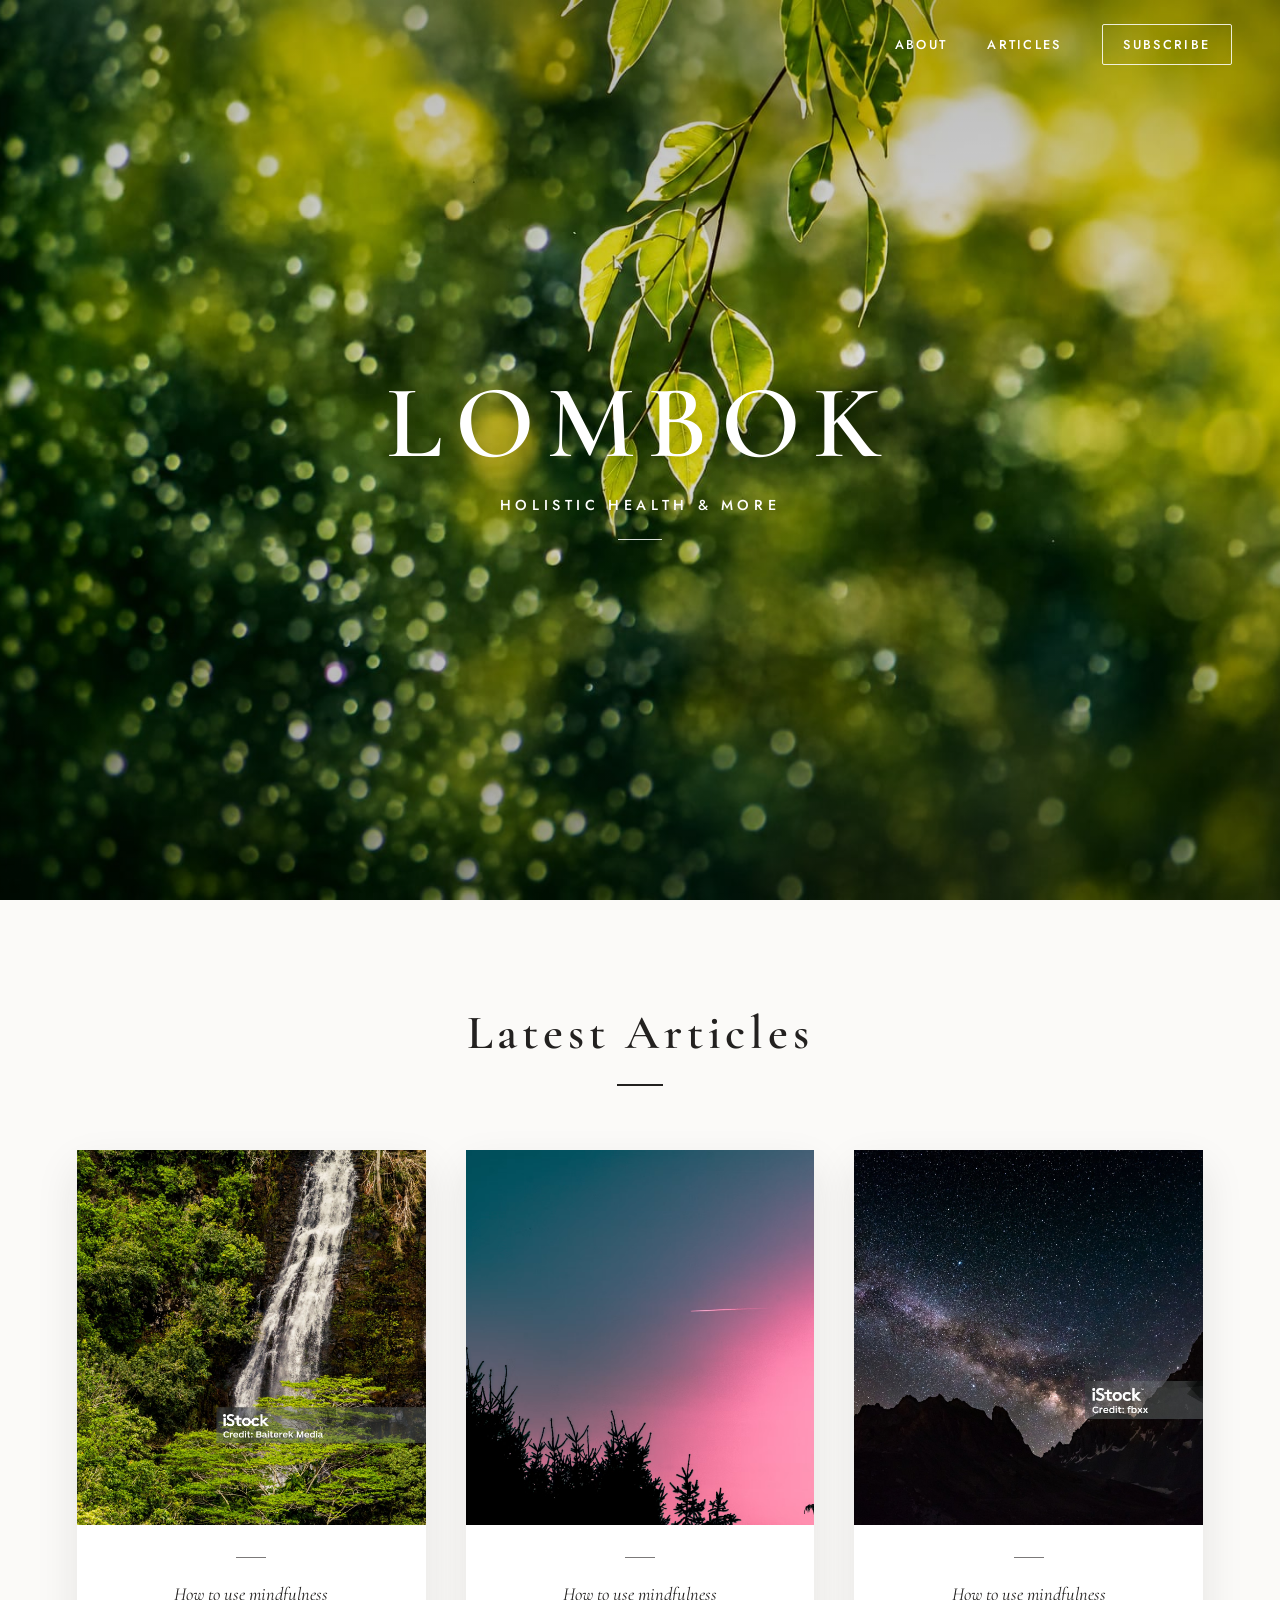
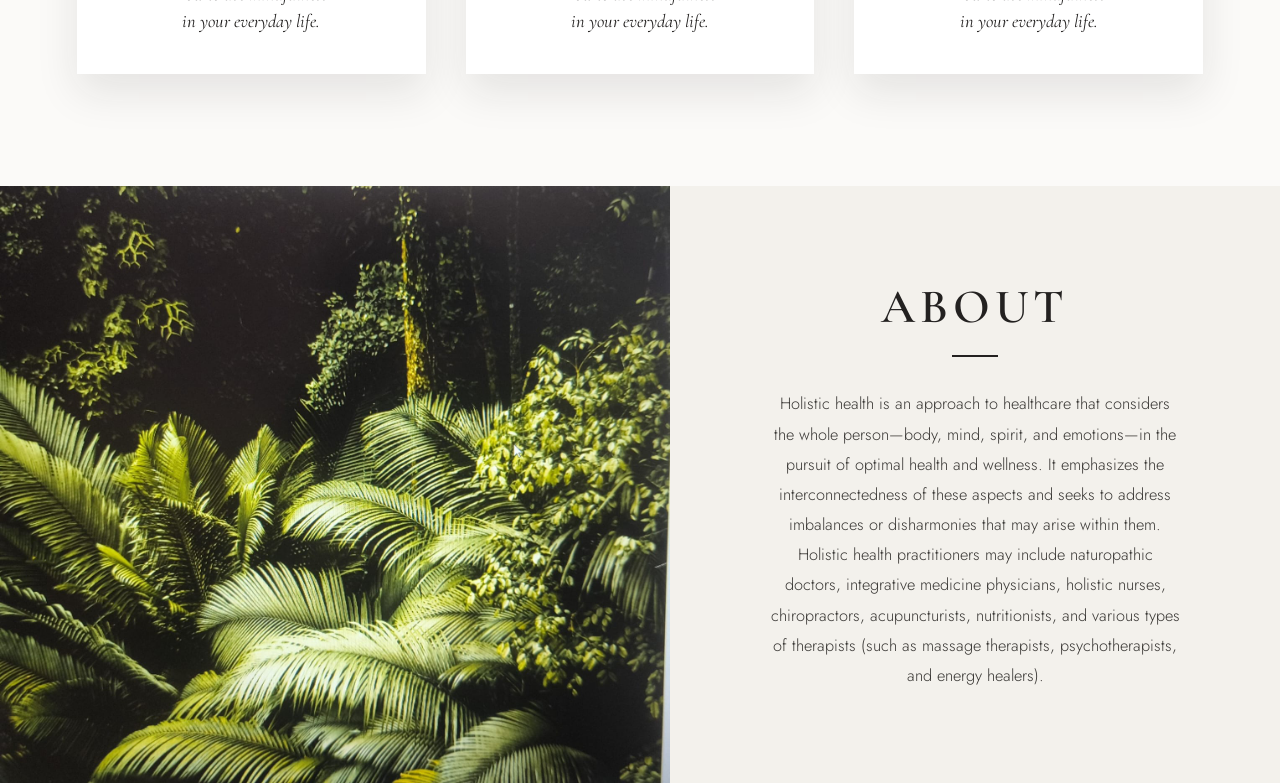
<file: Assignment5/index.html>
<!DOCTYPE html>
<html lang="en">
<head>
<meta charset="UTF-8">
<meta name="viewport" content="width=device-width, initial-scale=1.0">
<title>Lombok — Holistic Health & More</title>
<link rel="preconnect" href="https://fonts.googleapis.com">
<link href="https://fonts.googleapis.com/css2?family=Cormorant+Garamond:ital,wght@0,400;0,500;0,600;1,400&family=Jost:wght@300;400;500;600&display=swap" rel="stylesheet">
<link rel="stylesheet" href="style.css">
</head>
<body>

<header class="site-header">
  <nav class="navbar">
    <div class="nav-spacer"></div>
    <ul class="nav-links">
      <li><a href="#about">ABOUT</a></li>
      <li><a href="#articles">ARTICLES</a></li>
      <li><a href="#subscribe" class="nav-cta">SUBSCRIBE</a></li>
    </ul>
  </nav>

  <div class="hero" id="home">
    <img src="leaf.jpeg" alt="Sunlit green leaves" class="hero-bg">
    <div class="hero-overlay"></div>
    <div class="hero-content">
      <h1>LOMBOK</h1>
      <p class="hero-sub">HOLISTIC HEALTH &amp; MORE</p>
      <span class="hero-rule"></span>
    </div>
  </div>
</header>

<main>
  <section class="articles" id="articles">
    <h2 class="section-title">Latest Articles</h2>
    <span class="title-rule"></span>

    <div class="card-grid">
      <article class="card">
        <div class="card-image">
          <img src="waterfall.jpg" alt="Waterfall in a green rainforest">
        </div>
        <div class="card-body">
          <span class="card-rule"></span>
          <p>How to use mindfulness<br>in your everyday life.</p>
        </div>
      </article>

      <article class="card">
        <div class="card-image">
          <img src="pinksky.avif" alt="Forest silhouette against a pink sunset sky">
        </div>
        <div class="card-body">
          <span class="card-rule"></span>
          <p>How to use mindfulness<br>in your everyday life.</p>
        </div>
      </article>

      <article class="card">
        <div class="card-image">
          <img src="starry.jpg" alt="Snow-capped mountain beneath a starry night sky">
        </div>
        <div class="card-body">
          <span class="card-rule"></span>
          <p>How to use mindfulness<br>in your everyday life.</p>
        </div>
      </article>
    </div>
  </section>

  <section class="about" id="about">
    <div class="about-image">
      <img src="fern.jpeg" alt="Sunlit tropical ferns and palm leaves">
    </div>
    <div class="about-text">
      <h2>ABOUT</h2>
      <span class="title-rule center"></span>
      <p>
        Holistic health is an approach to healthcare that considers the
        whole person&mdash;body, mind, spirit, and emotions&mdash;in the pursuit of
        optimal health and wellness. It emphasizes the interconnectedness
        of these aspects and seeks to address imbalances or disharmonies
        that may arise within them. Holistic health practitioners may include
        naturopathic doctors, integrative medicine physicians, holistic
        nurses, chiropractors, acupuncturists, nutritionists, and various
        types of therapists (such as massage therapists, psychotherapists,
        and energy healers).
      </p>
    </div>
  </section>
</file>
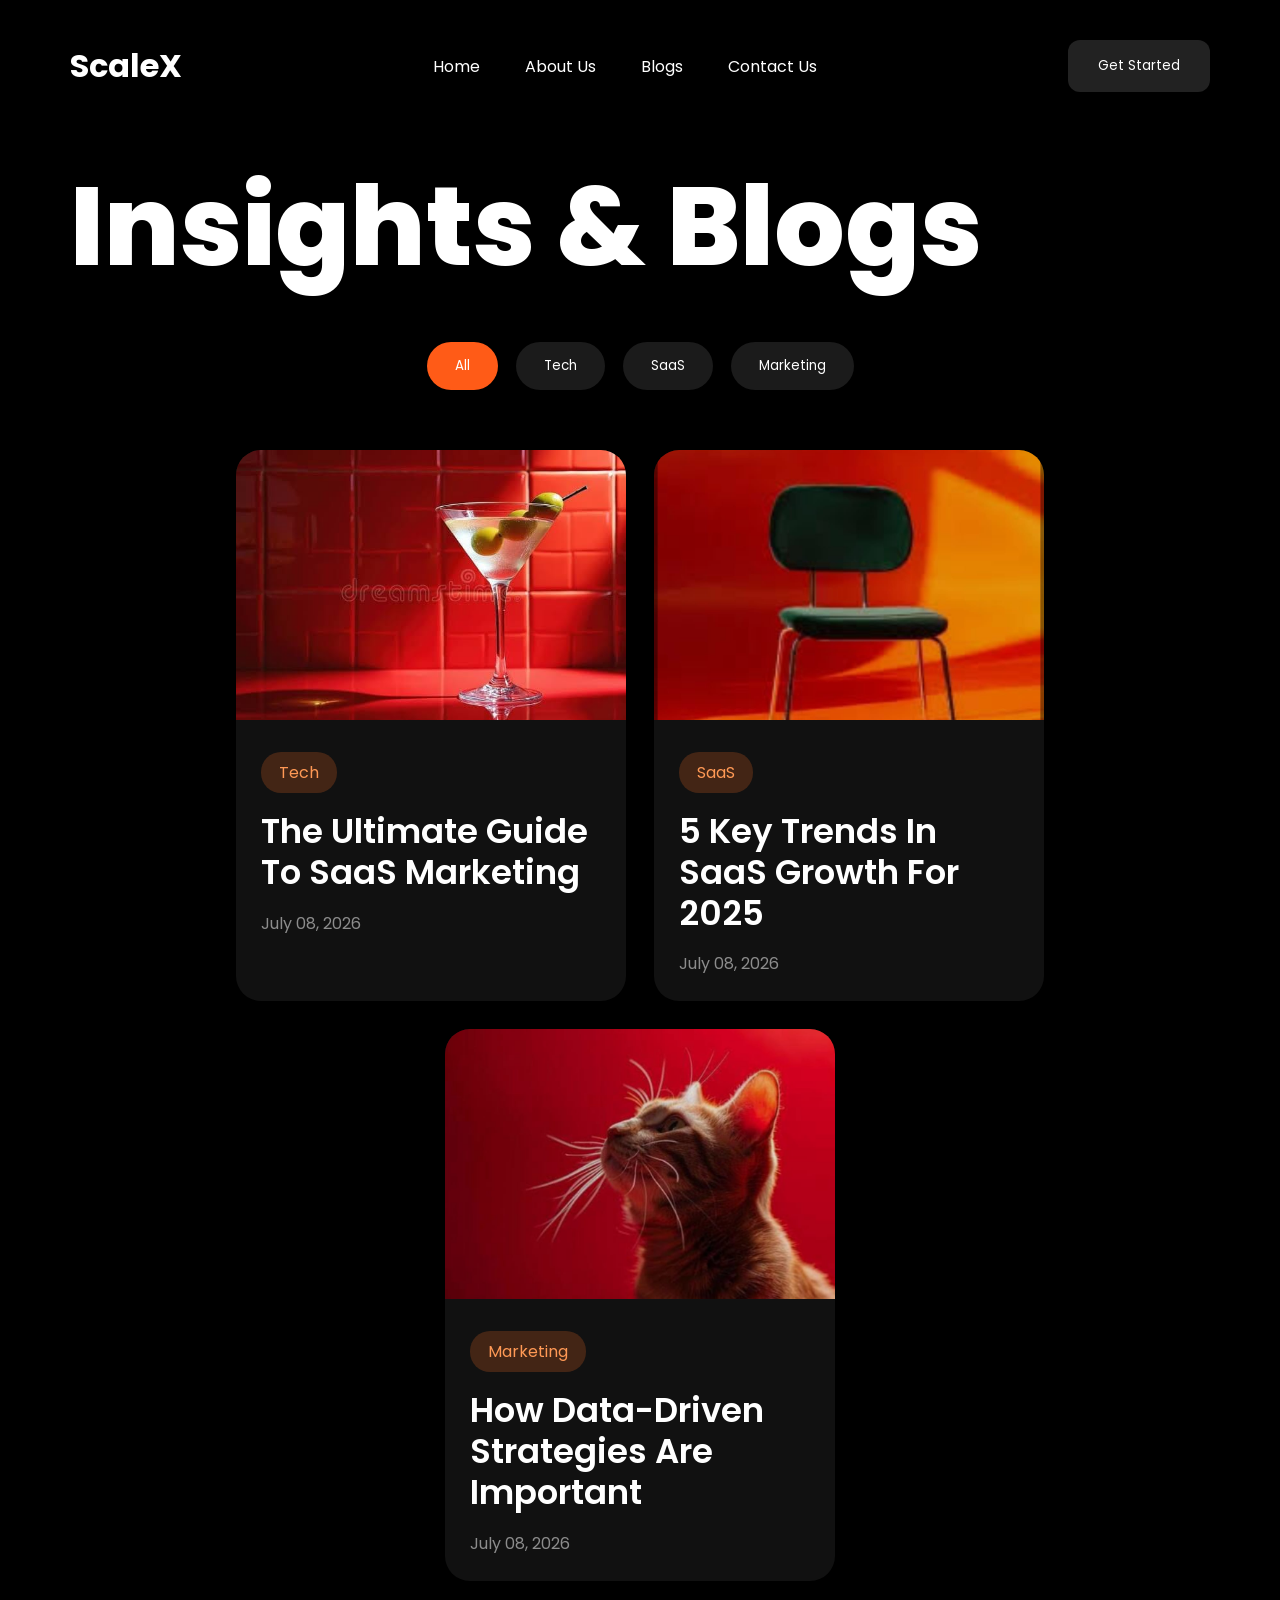
<file: Assignment2/Assignement2_design1/index.html>
<!DOCTYPE html>
<html lang="en">
<head>
    <meta charset="UTF-8">
    <meta name="viewport" content="width=device-width, initial-scale=1.0">
    <title>ScaleX Blog</title>

    <link rel="stylesheet" href="style.css">

    <link rel="preconnect" href="https://fonts.googleapis.com">
    <link href="https://fonts.googleapis.com/css2?family=Poppins:wght@300;400;500;600;700;800&display=swap" rel="stylesheet">

</head>
<body>

    <nav>

        <div class="logo">
            ScaleX
        </div>

        <ul>

            <li>Home</li>
            <li>About Us</li>
            <li>Blogs</li>
            <li>Contact Us</li>

        </ul>

        <button>Get Started</button>

    </nav>


    <section class="hero">

        <h1>Insights & Blogs</h1>

    </section>


    <div class="categories">

        <button class="active">All</button>
        <button>Tech</button>
        <button>SaaS</button>
        <button>Marketing</button>

    </div>



    <section class="blogs">


        <div class="card">

            <img src="lime.png.jpeg" alt="">

            <div class="content">

                <span class="tag">Tech</span>

                <h2>The Ultimate Guide To SaaS Marketing</h2>

                <p>July 08, 2026</p>

            </div>

        </div>



        <div class="card">

            <img src="chair.png.jpeg" alt="">

            <div class="content">

                <span class="tag">SaaS</span>

                <h2>5 Key Trends In SaaS Growth For 2025</h2>

                <p>July 08, 2026</p>

            </div>

        </div>



        <div class="card">

            <img src="cat.png.jpeg" alt="">

            <div class="content">

                <span class="tag">Marketing</span>

                <h2>How Data-Driven Strategies Are Important</h2>

                <p>July 08, 2026</p>

            </div>

        </div>


    </section>

</body>
</html>
</file>
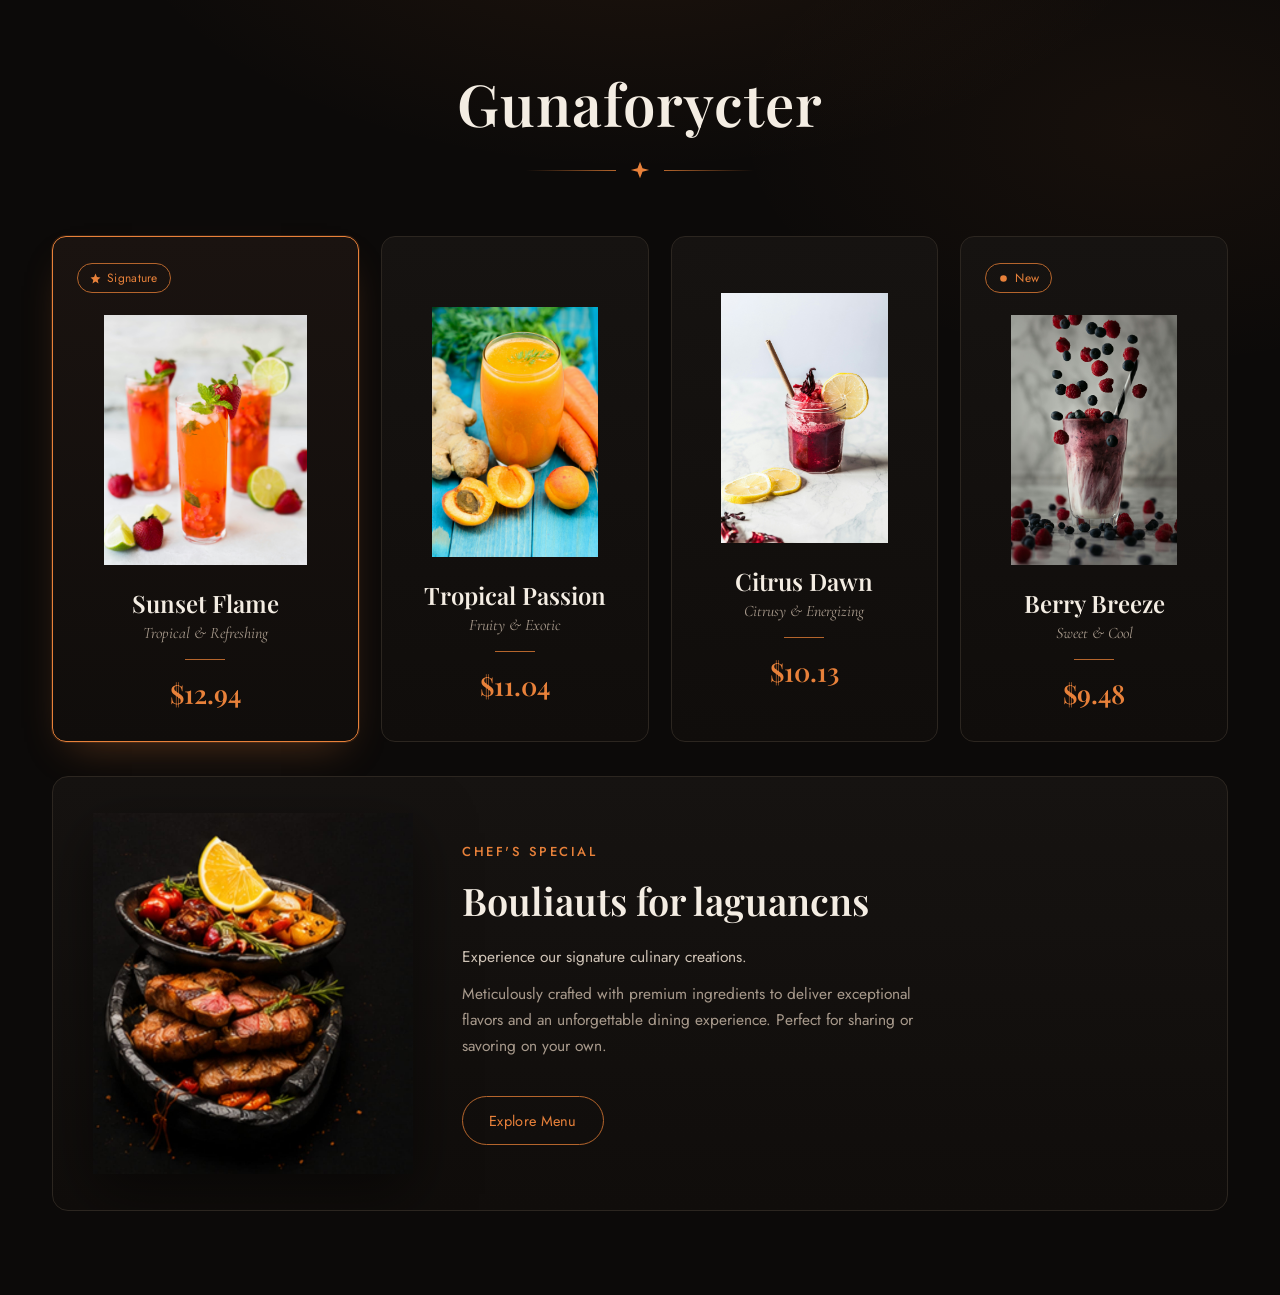
<file: Assignment2/Assignment2_design2/index.html>
<!DOCTYPE html>
<html lang="en">
<head>
<meta charset="UTF-8">
<meta name="viewport" content="width=device-width, initial-scale=1.0">
<title>Gunaforycter</title>
<link rel="preconnect" href="https://fonts.googleapis.com">
<link href="https://fonts.googleapis.com/css2?family=Playfair+Display:wght@500;600;700&family=Cormorant+Garamond:ital,wght@0,400;0,500;0,600;1,400&family=Jost:wght@400;500;600&display=swap" rel="stylesheet">
<link rel="stylesheet" href="style.css">
</head>
<body>
<div class="wrap">
 
  <header>
    <h1 class="brand">Gunaforycter</h1>
    <div class="divider">
      <span class="line"></span>
      <svg class="mark" viewBox="0 0 24 24" fill="none">
        <path d="M12 2 L15 10 L23 12 L15 14 L12 22 L9 14 L1 12 L9 10 Z" fill="#e8813a"/>
      </svg>
      <span class="line right"></span>
    </div>
  </header>
 
  <div class="cards">
 
    <!-- Sunset Flame -->
    <div class="card featured">
      <div class="badge">
        <svg viewBox="0 0 20 20" fill="currentColor"><path d="M10 1l2.6 6.2L19 8l-5 4.6L15.5 19 10 15.6 4.5 19 6 12.6 1 8l6.4-.8z"/></svg>
        Signature
      </div>
      <div class="glass-wrap">
        <img src="whitney-wright-TgQkxQc-t_U-unsplash.jpg" alt="Sunset Flame cocktail">
      </div>
      <div class="drink-name">Sunset Flame</div>
      <div class="drink-sub">Tropical &amp; Refreshing</div>
      <div class="rule"></div>
      <div class="price">$12.94</div>
    </div>
 
  
    <div class="card">
      <div class="glass-wrap" style="margin-top:44px;">
        <img src="alexander-mils-hVk0-hqA69k-unsplash.jpg" alt="Tropical Passion cocktail">
      </div>
      <div class="drink-name">Tropical Passion</div>
      <div class="drink-sub">Fruity &amp; Exotic</div>
      <div class="rule"></div>
      <div class="price">$11.04</div>
    </div>
 

    <div class="card">
      <div class="glass-wrap" style="margin-top:30px;">
        <img src="alex-lvrs-HDjExSGuWUw-unsplash.jpg" alt="Citrus Dawn cocktail">
      </div>
      <div class="drink-name">Citrus Dawn</div>
      <div class="drink-sub">Citrusy &amp; Energizing</div>
      <div class="rule"></div>
      <div class="price">$10.13</div>
    </div>

    <div class="card">
      <div class="badge">
        <svg viewBox="0 0 20 20" fill="currentColor"><circle cx="10" cy="10" r="6"/></svg>
        New
      </div>
      <div class="glass-wrap">
        <img src="arvid-skywalker-h6ccJcVHh20-unsplash.jpg" alt="Berry Breeze cocktail">
      </div>
      <div class="drink-name">Berry Breeze</div>
      <div class="drink-sub">Sweet &amp; Cool</div>
      <div class="rule"></div>
      <div class="price">$9.48</div>
    </div>
 
  </div>
 
  <div class="special">
    <div class="special-plate">
      <img src="meal.png.jpeg" alt="Chef's special dish">
    </div>
    <div class="special-text">
      <div class="eyebrow">CHEF'S SPECIAL</div>
      <h2 class="special-title">Bouliauts for laguancns</h2>
      <p class="lead">Experience our signature culinary creations.</p>
      <p>Meticulously crafted with premium ingredients to deliver exceptional flavors and an unforgettable dining experience. Perfect for sharing or savoring on your own.</p>
      <div class="cta">
        Explore Menu
      
 

 
</div>
</body>
</html>
</file>
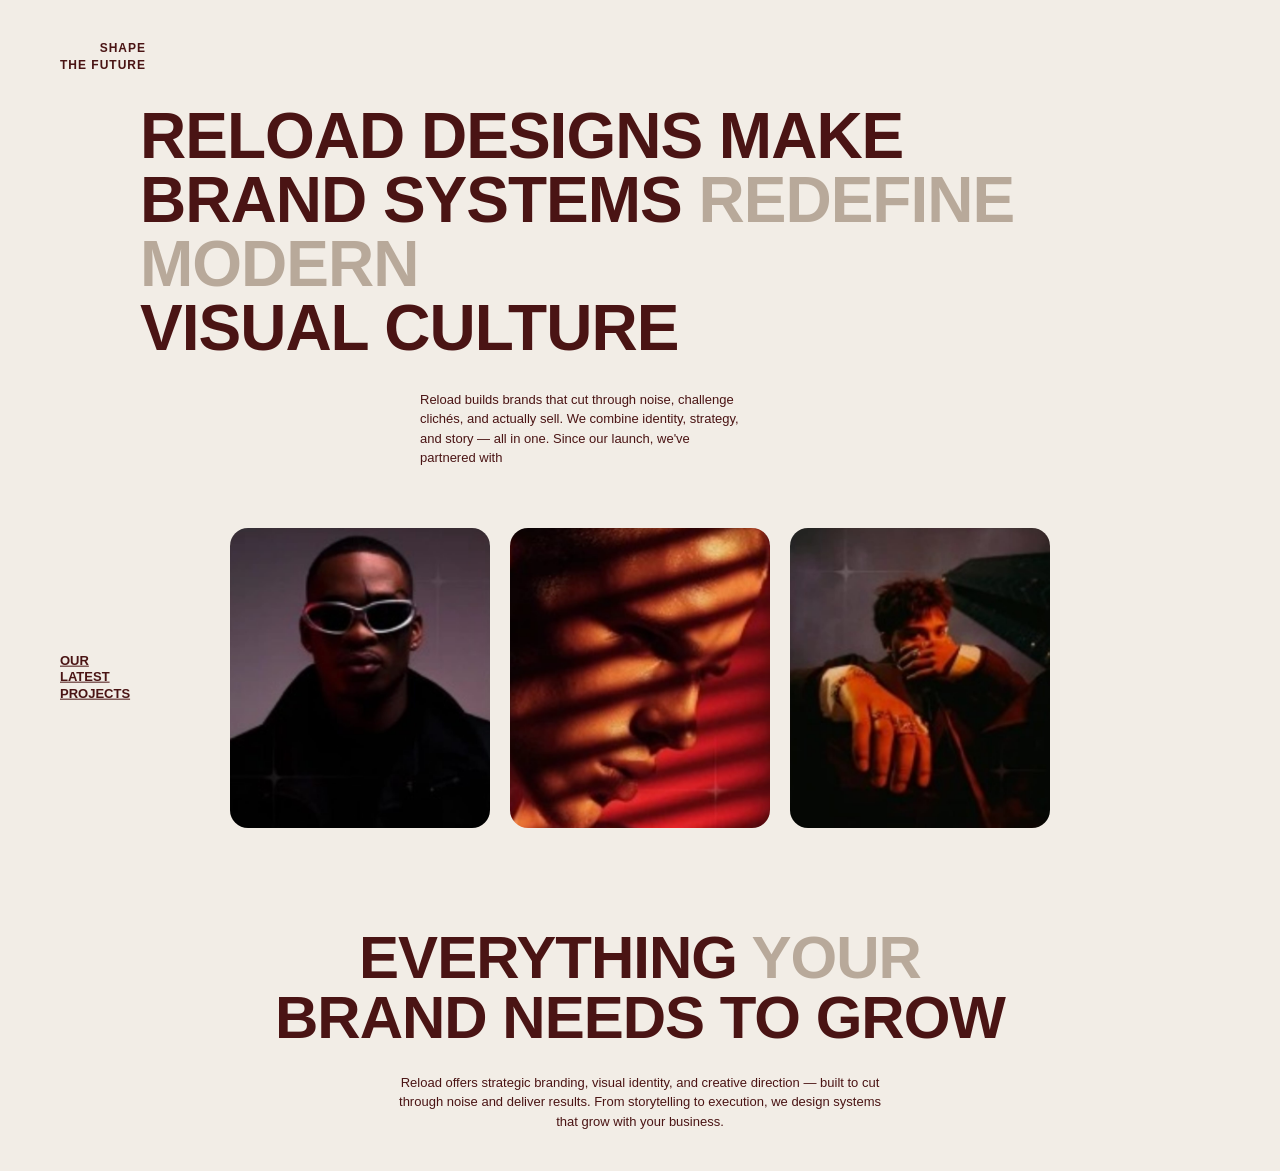
<file: Assignment2/Assignment2_design3/index.html>
<!DOCTYPE html>
<html lang="en">
<head>
  <meta charset="UTF-8" />
  <meta name="viewport" content="width=device-width, initial-scale=1.0" />
  <title>Reload — Shape The Future</title>
  <link rel="stylesheet" href="style.css" />
</head>
<body>
  <div class="page">

    <header class="topbar">
      
      <p class="tag">SHAPE<br />THE FUTURE</p>
    </header>
  
    <section class="hero">
      <h1 class="headline">
        RELOAD DESIGNS MAKE <br />
        BRAND SYSTEMS
       
        <span class="muted">REDEFINE MODERN</span> <br />
        VISUAL CULTURE
      </h1>
      <p class="hero-desc">
        Reload builds brands that cut through noise,
        challenge clichés, and actually sell. We combine
        identity, strategy, and story — all in one. Since our
        launch, we've partnered with
      </p>
    </section>
    
    <section class="projects">
      <p class="projects-label">
        <a href="#">OUR<br />LATEST<br />PROJECTS</a>
      </p>
      <div class="project-grid">
        <div class="project-card">
          <img src="bm.jpeg" alt="Project 1" />
        </div>
        <div class="project-card">
          <img src="am.jpeg" alt="Project 2" />
        </div>
        <div class="project-card">
          <img src="cm.jpeg" alt="Project 3" />
        </div>
      </div>
    </section>

    <section class="services">
      <h2 class="services-title">
        EVERYTHING <span class="muted">YOUR</span> <br />
        BRAND NEEDS TO GROW
      </h2>
      <p class="services-desc">
        Reload offers strategic branding, visual identity, and creative direction
        — built to cut through noise and deliver results. From storytelling to
        execution, we design systems that grow with your business.
      </p>
    </section>
  </div>
</body>
</html>
</file>
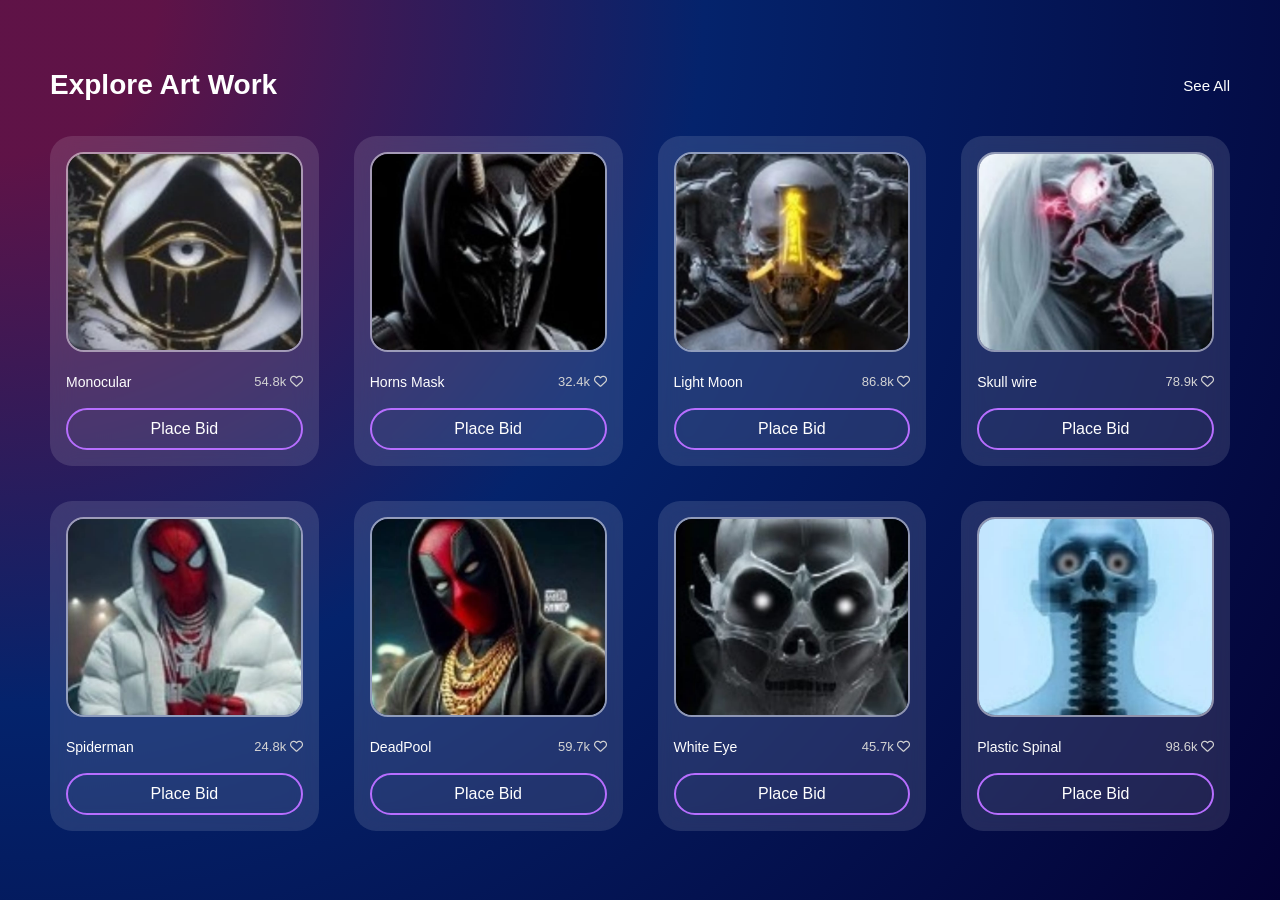
<file: Assignment3/Assignment3_design1/index.html>
<!DOCTYPE html>
<html lang="en">
<head>
    <meta charset="UTF-8">
    <meta name="viewport" content="width=device-width, initial-scale=1.0">

    <title>Explore Artwork</title>

    <link rel="stylesheet" href="style.css">
    <link rel="stylesheet" href="https://cdnjs.cloudflare.com/ajax/libs/font-awesome/6.5.2/css/all.min.css">
</head>

<body>

    <section class="gallery">

        
        <div class="heading">
            <h2>Explore Art Work</h2>
            <a href="#">See All</a>
        </div>

       
        <div class="cards">

            <div class="card">
                <img src="monocular.jpeg" alt="Monocular">

                <div class="info">
                    <span>Monocular</span>
                    <span>54.8k <i class="fa-regular fa-heart"></i></span>
                </div>

                <button>Place Bid</button>
            </div>

            <div class="card">
                <img src="hornsmask.jpeg" alt="Horns Mask">

                <div class="info">
                    <span>Horns Mask</span>
                    <span>32.4k <i class="fa-regular fa-heart"></i></span>
                </div>

                <button>Place Bid</button>
            </div>

            <div class="card">
                <img src="lightmoon.jpeg" alt="Light Moon">

                <div class="info">
                    <span>Light Moon</span>
                    <span>86.8k <i class="fa-regular fa-heart"></i></span>
                </div>

                <button>Place Bid</button>
            </div>

            <div class="card">
                <img src="skullwire.jpeg" alt="skull wire">

                <div class="info">
                    <span>Skull wire</span>
                    <span>78.9k <i class="fa-regular fa-heart"></i></span>
                </div>

                <button>Place Bid</button>
            </div>

            <div class="card">
                <img src="realspoiderman.jpeg" alt="Spiderman">

                <div class="info">
                    <span>Spiderman</span>
                    <span>24.8k <i class="fa-regular fa-heart"></i></span>
                </div>

                <button>Place Bid</button>
            </div>

            <div class="card">
                <img src="spoiderman.jpeg" alt="Dead Pool">

                <div class="info">
                    <span>DeadPool</span>
                    <span>59.7k <i class="fa-regular fa-heart"></i></span>
                </div>

                <button>Place Bid</button>
            </div>

            <div class="card">
                <img src="whiteeye.jpeg" alt="white eye">

                <div class="info">
                    <span>White Eye</span>
                    <span>45.7k <i class="fa-regular fa-heart"></i></span>
                </div>

                <button>Place Bid</button>
            </div>

            <div class="card">
                <img src="plasticspinal.jpeg" alt="palstic spinal">

                <div class="info">
                    <span>Plastic Spinal</span>
                    <span>98.6k <i class="fa-regular fa-heart"></i></span>
                </div>

                <button>Place Bid</button>
            </div>

        </div>

    </section>

</body>
</html>
</file>
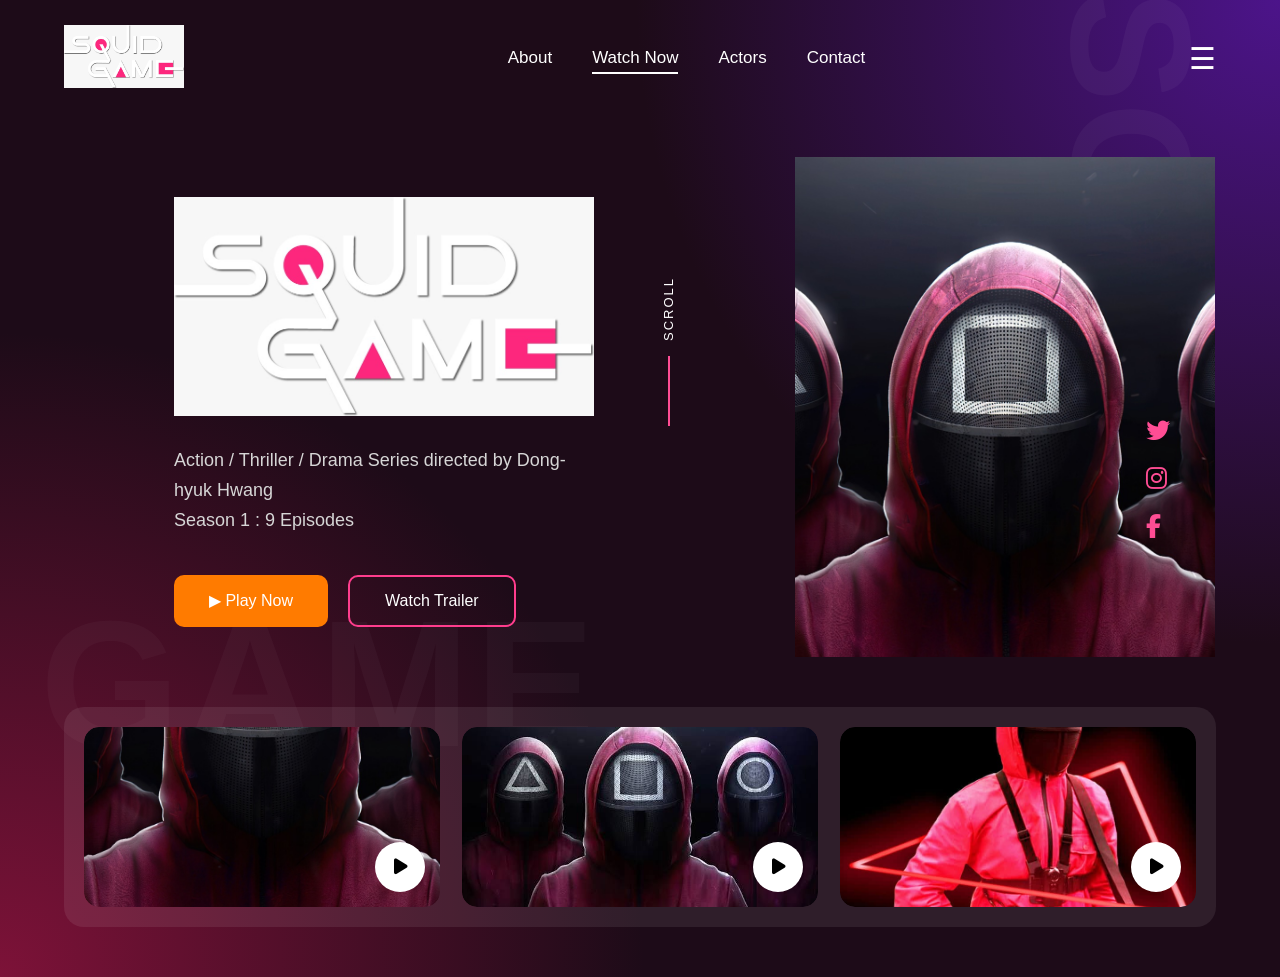
<file: Assignment3/Assignment3_design2/index.html>
<!doctype html>
<html lang="en">
  <head>
    <meta charset="UTF-8" />
    <meta name="viewport" content="width=device-width, initial-scale=1.0" />
    <title>Document</title>
    <link rel="stylesheet" href="style.css" />
    <link rel="stylesheet" href="https://cdnjs.cloudflare.com/ajax/libs/font-awesome/6.5.2/css/all.min.css">
  </head>
  <body>
    <h1 class="bg-text">GAME</h1>
    <h1 class="bg-squid">SQUID</h1>
    <nav>
      <div class="logo">
        <img src="s6.jpeg" alt="Squid Game Logo" />
      </div>

      <ul>
        <li><a href="#">About</a></li>
        <li><a href="#" class="active">Watch Now</a></li>
        <li><a href="#">Actors</a></li>
        <li><a href="#">Contact</a></li>
      </ul>

      <div class="menu">&#9776;</div>
    </nav>
    <section class="hero">
      <!-- Left Content -->

      <div class="left">
        <img src="s6.jpeg" alt="Squid Game" class="title" />

        <p>Action / Thriller / Drama Series directed by Dong-hyuk Hwang</p>

        <p>Season 1 : 9 Episodes</p>

        <div class="buttons">
          <button class="play-btn">▶ Play Now</button>

          <button class="trailer-btn">Watch Trailer</button>
        </div>
      </div>

      <div class="scroll-text">
        <p>SCROLL</p>
        <div class="line"></div>
      </div>

      <!-- Right Image -->

      <div class="right">
        <img src="s2.jpeg" alt="Guard" />
      </div>
    </section>

    <section class="videos">

    <div class="video-card">
        <img src="s2.jpeg" alt="Video 1">
        <div class="play-icon">
    <i class="fa-solid fa-play"></i>
</div>
    </div>

    <div class="video-card">
        <img src="s3.jpeg" alt="Video 2">
        <div class="play-icon">
    <i class="fa-solid fa-play"></i>
</div>
    </div>

    <div class="video-card">
        <img src="s4.jpeg" alt="Video 3">
        <div class="play-icon">
    <i class="fa-solid fa-play"></i>
</div>
    </div>

</section>

    <div class="social-icons">

    <a href="#"><i class="fa-brands fa-twitter"></i></a>

    <a href="#"><i class="fa-brands fa-instagram"></i></a>

    <a href="#"><i class="fa-brands fa-facebook-f"></i></a>

</div>
  </body>
</html>
</file>
<file: Assignment5/style.css>
:root {
  --ink: #232120;
  --paper: #fbfaf8;
  --paper-warm: #f3f1ec;
  --line: #1f1e1d;
  --muted: #6b6862;
  font-size: 16px;
}

* { margin: 0; padding: 0; box-sizing: border-box; }

html { scroll-behavior: smooth; }

body {
  font-family: 'Jost', sans-serif;
  color: var(--ink);
  background: var(--paper);
  -webkit-font-smoothing: antialiased;
}

h1, h2 {
  font-family: 'Cormorant Garamond', serif;
  font-weight: 600;
  letter-spacing: 0.08em;
}

a { text-decoration: none; color: inherit; }

/* ---------- Header / Nav ---------- */

.site-header {
  position: relative;
}

.navbar {
  position: absolute;
  top: 0;
  left: 0;
  right: 0;
  z-index: 10;
  display: flex;
  justify-content: flex-end;
  align-items: center;
  padding: 2rem 3rem;
}

.nav-links {
  display: flex;
  align-items: center;
  gap: 2.5rem;
  list-style: none;
}

.nav-links li a {
  color: #fff;
  font-size: 0.8rem;
  letter-spacing: 0.18em;
  font-weight: 500;
  padding-bottom: 4px;
  border-bottom: 1px solid transparent;
  transition: border-color 0.25s ease, opacity 0.25s ease;
}

.nav-links li a:hover { border-color: #fff; }

.nav-cta {
  border: 1px solid rgba(255,255,255,0.85) !important;
  padding: 0.6rem 1.3rem !important;
  border-radius: 2px;
}

.nav-cta:hover {
  background: #fff;
  color: var(--ink);
}


.hero {
  position: relative;
  height: 100vh;
  min-height: 640px;
  width: 100%;
  overflow: hidden;
  display: flex;
  align-items: center;
  justify-content: center;
}

.hero-bg {
  position: absolute;
  inset: 0;
  width: 100%;
  height: 100%;
  object-fit: cover;
}

.hero-overlay {
  position: absolute;
  inset: 0;
  background: linear-gradient(180deg, rgba(0,0,0,0.28) 0%, rgba(0,0,0,0.12) 45%, rgba(0,0,0,0.38) 100%);
}

.hero-content {
  position: relative;
  z-index: 2;
  text-align: center;
  color: #fff;
}

.hero-content h1 {
  font-size: clamp(3.2rem, 9vw, 6.5rem);
  letter-spacing: 0.12em;
  text-shadow: 0 2px 24px rgba(0,0,0,0.35);
}

.hero-sub {
  margin-top: 0.6rem;
  font-size: 0.9rem;
  letter-spacing: 0.32em;
  font-weight: 500;
  text-shadow: 0 1px 12px rgba(0,0,0,0.35);
}

.hero-rule {
  display: block;
  width: 44px;
  height: 1px;
  background: #fff;
  margin: 1.5rem auto 0;
  opacity: 0.85;
}

.section-title {
  text-align: center;
  font-size: clamp(2.2rem, 4vw, 3rem);
  letter-spacing: 0.1em;
}

.title-rule {
  display: block;
  width: 46px;
  height: 2px;
  background: var(--ink);
  margin: 1.4rem auto 0;
}

.title-rule.center { margin: 1.2rem 0 2rem; }

.articles {
  padding: 6.5rem 6vw 7rem;
  text-align: center;
  background: var(--paper);
}

.card-grid {
  margin-top: 4rem;
  display: grid;
  grid-template-columns: repeat(3, 1fr);
  gap: 2.5rem;
  max-width: 1200px;
  margin-left: auto;
  margin-right: auto;
}

.card {
  background: #fff;
  box-shadow: 0 18px 40px rgba(30, 28, 25, 0.10);
  display: flex;
  flex-direction: column;
  transition: transform 0.35s ease, box-shadow 0.35s ease;
}

.card:hover {
  transform: translateY(-6px);
  box-shadow: 0 26px 50px rgba(30, 28, 25, 0.16);
}

.card-image {
  width: 100%;
  aspect-ratio: 4 / 4.3;
  overflow: hidden;
}

.card-image img {
  width: 100%;
  height: 100%;
  object-fit: cover;
  display: block;
  transition: transform 0.6s ease;
}

.card:hover .card-image img {
  transform: scale(1.05);
}

.card-body {
  padding: 2rem 1.5rem 2.4rem;
}

.card-rule {
  display: block;
  width: 30px;
  height: 1px;
  background: var(--ink);
  margin: 0 auto 1.4rem;
  opacity: 0.6;
}

.card-body p {
  font-family: 'Cormorant Garamond', serif;
  font-style: italic;
  font-size: 1.15rem;
  line-height: 1.5;
  color: var(--ink);
}



.about {
  display: grid;
  grid-template-columns: 1.1fr 1fr;
  align-items: stretch;
  background: var(--paper-warm);
}

.about-image {
  overflow: hidden;
}

.about-image img {
  width: 100%;
  height: 100%;
  object-fit: cover;
  display: block;
  min-height: 480px;
}

.about-text {
  display: flex;
  flex-direction: column;
  justify-content: center;
  align-items: center;
  text-align: center;
  padding: 4rem 6vw;
}

.about-text h2 {
  font-size: clamp(2.2rem, 4vw, 3rem);
  letter-spacing: 0.1em;
}

.about-text p {
  max-width: 46ch;
  line-height: 1.85;
  font-size: 1.02rem;
  color: #3a3835;
  font-weight: 300;
}

/* ---------- Subscribe ---------- */

.subscribe {
  padding: 6rem 6vw;
  text-align: center;
  background: var(--ink);
  color: var(--paper);
}

.subscribe h2 {
  font-size: clamp(2rem, 3.5vw, 2.6rem);
  letter-spacing: 0.08em;
  margin-bottom: 0.8rem;
}

.subscribe p {
  color: #c9c6c0;
  font-weight: 300;
  margin-bottom: 2.4rem;
}

.subscribe-form {
  display: flex;
  justify-content: center;
  gap: 0.8rem;
  max-width: 460px;
  margin: 0 auto;
  flex-wrap: wrap;
}

.subscribe-form input {
  flex: 1 1 240px;
  padding: 0.9rem 1.2rem;
  border: 1px solid #55524c;
  background: transparent;
  color: #fff;
  font-family: 'Jost', sans-serif;
  font-size: 0.9rem;
  border-radius: 2px;
}

.subscribe-form input::placeholder { color: #9c9990; }
.subscribe-form input:focus { outline: 2px solid #fff; outline-offset: 2px; }

.subscribe-form button {
  padding: 0.9rem 1.8rem;
  background: #fff;
  color: var(--ink);
  border: none;
  font-family: 'Jost', sans-serif;
  font-size: 0.85rem;
  letter-spacing: 0.1em;
  border-radius: 2px;
  cursor: pointer;
  transition: opacity 0.2s ease;
}

.subscribe-form button:hover { opacity: 0.8; }



@media (max-width: 900px) {
  .card-grid { grid-template-columns: 1fr; max-width: 420px; }
  .about { grid-template-columns: 1fr; }
  .about-image img { min-height: 320px; }
  .navbar { padding: 1.4rem 1.5rem; }
  .nav-links { gap: 1.3rem; }
  .nav-links li a { font-size: 0.7rem; }
}

@media (prefers-reduced-motion: reduce) {
  .card, .card-image img { transition: none; }
}
</file>
<file: Assignment2/Assignement2_design1/style.css>
*{
    margin:0;
    padding:0;
    box-sizing:border-box;
    font-family:'Poppins',sans-serif;
}

body{

    background:#000;
    color:white;
    padding:40px 70px;
}

nav{

    display:flex;
    justify-content:space-between;
    align-items:center;
}

.logo{

    font-size:32px;
    font-weight:700;
}

nav ul{

    display:flex;
    list-style:none;
    gap:45px;
}

nav ul li{

    cursor:pointer;
    transition:.3s;
}

nav ul li:hover{

    color:#ff5b17;
}

nav button{

    padding:16px 30px;
    background:#222;
    color:white;
    border:none;
    border-radius:12px;
    cursor:pointer;
    transition:.3s;
}

nav button:hover{

    background:#ff5b17;
}

.hero{

    margin-top:80px;
}

.hero h1{

    font-size:110px;
    line-height:1;
    font-weight:800;
}


.categories{

    margin:60px 0;
    display:flex;
    justify-content:center;
    gap:18px;
}

.categories button{

    padding:14px 28px;
    border:none;
    border-radius:30px;
    background:#1b1b1b;
    color:white;
    cursor:pointer;
    transition:.3s;
}

.categories button:hover{

    background:#ff5b17;
}

.active{

    background:#ff5b17 !important;
}

.blogs{

    display:flex;

    justify-content:center;

    gap:28px;

    flex-wrap:wrap;
}

.card{

    width:390px;
    background:#111;
    border-radius:25px;
    overflow:hidden;
    transition:.4s;
    position:relative;
}
.card:hover{
    transform:translateY(-10px);
}

.card img{
    width:100%;
    height:270px;
    object-fit:cover;
}


.content{
    padding:25px;
}
.tag{
    display:inline-block;
    background:#432515;
    color:#ff9955;
    padding:8px 18px;
    border-radius:20px;
    margin-bottom:18px;
}

.content h2{
    font-size:34px;
    line-height:1.2;
    margin-bottom:18px;
    font-weight:600;
}

.content p{
    color:#8c8c8c;
}

@media(max-width:1200px){
.hero h1{
font-size:80px;
}

}
@media(max-width:900px){
body{
padding:30px;
}
nav{
flex-direction:column;
gap:25px;
}
nav ul{
flex-wrap:wrap;
justify-content:center;
}
.hero h1{
font-size:65px;
text-align:center;
}
.categories{

flex-wrap:wrap;
}

}
@media(max-width:600px){

body{

padding:20px;
}

.hero h1{

font-size:45px;
}

.card{

width:100%;
}

.content h2{

font-size:26px;
}

}
</file>
<file: Assignment2/Assignment2_design2/style.css>
:root{
    --bg: #0c0a09;
    --bg-card: #161311;
    --bg-card-2: #18140f;
    --ember: #e8813a;
    --ember-soft: #b5652c;
    --cream: #f4ede3;
    --muted: #a89a8c;
    --hairline: #2c2620;
  }

  *{ margin:0; padding:0; box-sizing:border-box; }

  body{
    background: var(--bg);
    background-image:
      radial-gradient(ellipse 900px 500px at 50% -10%, rgba(232,129,58,0.09), transparent 60%),
      radial-gradient(ellipse 700px 400px at 90% 10%, rgba(232,129,58,0.05), transparent 60%);
    color: var(--cream);
    font-family: 'Jost', sans-serif;
    -webkit-font-smoothing: antialiased;
  }

  .wrap{
    max-width: 1240px;
    margin: 0 auto;
    padding: 64px 32px 40px;
  }

  
  header{
    display:flex;
    flex-direction: column;
    align-items:center;
    margin-bottom: 56px;
  }

  h1.brand{
    font-family:'Playfair Display', serif;
    font-weight:600;
    font-size: 58px;
    letter-spacing: 1px;
    color: var(--cream);
    text-align:center;
  }

  .divider{
    display:flex;
    align-items:center;
    gap:14px;
    margin-top:18px;
  }
  .divider .line{
    width: 90px;
    height:1px;
    background: linear-gradient(90deg, transparent, var(--ember-soft));
  }
  .divider .line.right{ background: linear-gradient(90deg, var(--ember-soft), transparent); }

  .mark{ width:20px; height:20px; }

 
  .cards{
    display:flex;
    gap: 22px;
    align-items: stretch;
    margin-bottom: 34px;
  }

  .card{
    flex: 1 1 0;
    background: linear-gradient(180deg, var(--bg-card), #100d0b);
    border: 1px solid var(--hairline);
    border-radius: 14px;
    padding: 26px 24px 30px;
    display:flex;
    flex-direction: column;
    align-items:center;
    position: relative;
    transition: transform .25s ease, border-color .25s ease;
  }
  .card:hover{ transform: translateY(-4px); border-color: #3a322a; }

  .card.featured{
    flex: 1.18 1 0;
    border-color: var(--ember);
    box-shadow: 0 0 0 1px rgba(232,129,58,0.15), 0 18px 40px -18px rgba(232,129,58,0.35);
    background: linear-gradient(180deg, #1a1310, #100d0b);
  }

  .badge{
    align-self:flex-start;
    display:flex;
    align-items:center;
    gap:6px;
    font-size: 12px;
    letter-spacing:.3px;
    color: var(--ember);
    border: 1px solid var(--ember-soft);
    padding: 5px 12px;
    border-radius: 999px;
    margin-bottom: 22px;
  }
  .badge svg{ width:11px; height:11px; }

  .glass-wrap{
    height: 250px;
    display:flex;
    align-items:flex-end;
    justify-content:center;
    margin-bottom: 22px;
    position: relative;
  }
  .glass-wrap img{
    max-height: 100%;
    max-width: 100%;
    object-fit: contain;
  }

  .drink-name{
    font-family:'Playfair Display', serif;
    font-size: 24px;
    font-weight:600;
    margin-bottom: 4px;
    text-align:center;
  }
  .drink-sub{
    color: var(--muted);
    font-family:'Cormorant Garamond', serif;
    font-style: italic;
    font-size: 16px;
    margin-bottom: 16px;
    text-align:center;
  }
  .rule{
    width: 40px;
    height:1px;
    background: var(--ember-soft);
    margin-bottom: 16px;
  }
  .price{
    font-family:'Playfair Display', serif;
    font-size: 26px;
    color: var(--ember);
    font-weight:600;
  }


  .special{
    display:flex;
    background: linear-gradient(180deg, var(--bg-card), #100d0b);
    border:1px solid var(--hairline);
    border-radius: 16px;
    overflow:hidden;
    position:relative;
    margin-bottom: 44px;
  }

  .special-plate{
    flex: 0 0 34%;
    display:flex;
    align-items:center;
    justify-content:center;
    padding: 36px;
  }
  .special-plate img{
    width: 100%;
    max-width: 320px;
    height: auto;
    object-fit: contain;
    filter: drop-shadow(0 20px 30px rgba(0,0,0,0.5));
  }

  .special-text{
    flex: 1;
    display:flex;
    flex-direction:column;
    justify-content:center;
    padding: 40px 60px 40px 10px;
    position: relative;
    z-index: 2;
  }

  .eyebrow{
    color: var(--ember);
    font-size: 13px;
    letter-spacing: 2.5px;
    font-weight: 500;
    margin-bottom: 14px;
  }

  h2.special-title{
    font-family:'Playfair Display', serif;
    font-size: 38px;
    font-weight: 600;
    margin-bottom: 18px;
    max-width: 480px;
  }

  .special-text p{
    color: var(--muted);
    font-size: 15.5px;
    line-height: 1.7;
    max-width: 460px;
    margin-bottom: 10px;
  }
  .special-text p.lead{
    color: #cfc3b6;
  }

  .cta{
    margin-top: 26px;
    display:inline-flex;
    align-items:center;
    gap:10px;
    width: fit-content;
    padding: 13px 26px;
    border: 1px solid var(--ember-soft);
    border-radius: 999px;
    color: var(--ember);
    font-size: 14.5px;
    letter-spacing:.3px;
    cursor:pointer;
    background: transparent;
    transition: background .2s ease, color .2s ease;
  }
  .cta:hover{ background: var(--ember); color:#100d0b; }
  .cta svg{ width:14px; height:14px; transition: transform .2s ease; }
  .cta:hover svg{ transform: translateX(3px); }

  .leaf-deco{
    position:absolute;
    right: 20px;
    top: 0;
    bottom: 0;
    width: 320px;
    opacity: .5;
    pointer-events:none;
  }

  footer{
    display:flex;
    align-items:center;
    justify-content:space-between;
    padding-top: 26px;
    border-top: 1px solid var(--hairline);
    flex-wrap: wrap;
    gap: 18px;
  }

  .copyright{ color: var(--muted); font-size: 14px; }

  nav.footer-links{
    display:flex;
    align-items:center;
    gap: 14px;
    color: var(--cream);
    font-size: 14.5px;
  }
  nav.footer-links a{
    color: var(--cream);
    text-decoration:none;
    opacity:.9;
  }
  nav.footer-links a:hover{ opacity:1; color: var(--ember); }
  nav.footer-links .dot{ color: var(--ember-soft); font-size: 10px; }

  .socials{
    display:flex;
    align-items:center;
    gap: 12px;
  }
  .socials .follow{ color: var(--muted); font-size: 14px; margin-right: 4px; }
  .social-icon{
    width: 32px; height:32px;
    border: 1px solid var(--ember-soft);
    border-radius:50%;
    display:flex;
    align-items:center;
    justify-content:center;
    color: var(--ember);
    cursor:pointer;
    transition: background .2s ease, color .2s ease;
  }
  .social-icon:hover{ background:var(--ember); color:#100d0b; }
  .social-icon svg{ width:14px; height:14px; }

  @media (max-width: 980px){
    .cards{ flex-wrap:wrap; }
    .card{ flex: 1 1 45%; }
    .special{ flex-direction:column; }
    .special-plate{ padding: 30px 30px 0; }
    .special-text{ padding: 30px; }
    h1.brand{ font-size:44px; }
  }
  @media (max-width: 600px){
    .card{ flex: 1 1 100%; }
    footer{ flex-direction:column; align-items:flex-start; }
  }
</file>
<file: Assignment2/Assignment2_design3/style.css>
* {
  margin: 0;
  padding: 0;
  box-sizing: border-box;
}
body {
  font-family: Arial, Helvetica, sans-serif;
  background-color: #f2ede6;
  color: #4a1414;
  line-height: 1.4;
}
.page {
  position: relative;
  width: 100%;
  min-height: 100vh;
  padding: 40px 60px;
}

.topbar {
  display: flex;
  justify-content: space-between;
  align-items: flex-start;
  width: 100%;
}
.logo {
  width: 40px;
  height: 40px;
  object-fit: contain;
}
.tag {
  font-size: 12px;
  font-weight: bold;
  text-align: right;
  letter-spacing: 1px;
  color: #4a1414;
}

.hero {
  position: relative;
  margin-top: 30px;
  padding-left: 80px;
}
.headline {
  font-size: 64px;
  font-weight: 900;
  line-height: 1;
  letter-spacing: -1px;
  color: #4a1414;
  text-transform: uppercase;
}
.muted {
  color: #b8a99a;
}
.inline-icon {
  display: inline-block;
  width: 70px;
  height: 55px;
  vertical-align: middle;
  object-fit: contain;
  margin: 0 10px;
}
.hero-desc {
  position: relative;
  margin-top: 30px;
  margin-left: 280px;
  max-width: 320px;
  font-size: 13px;
  color: #4a1414;
  line-height: 1.5;
}

.projects {
  position: relative;
  display: flex;
  align-items: center;
  margin-top: 60px;
  width: 100%;
}
.projects-label {
  position: absolute;
  left: 0;
  top: 50%;
  transform: translateY(-50%);
  font-size: 13px;
  font-weight: bold;
  line-height: 1.3;
}
.projects-label a {
  color: #4a1414;
  text-decoration: underline;
}
.project-grid {
  display: flex;
  justify-content: center;
  gap: 20px;
  width: 100%;
  margin: 0 auto;
}
.project-card {
  width: 260px;
  height: 300px;
  border-radius: 18px;
  overflow: hidden;
}
.project-card img {
  width: 100%;
  height: 100%;
  object-fit: cover;
  display: block;
}

.services {
  position: relative;
  margin-top: 100px;
  text-align: center;
  display: flex;
  flex-direction: column;
  align-items: center;
}
.services-title {
  font-size: 60px;
  font-weight: 900;
  line-height: 1;
  letter-spacing: -1px;
  text-transform: uppercase;
  color: #4a1414;
}
.services-desc {
  margin-top: 25px;
  max-width: 500px;
  font-size: 13px;
  line-height: 1.5;
  color: #4a1414;
}
</file>
<file: Assignment3/Assignment3_design1/style.css>
* {
  margin: 0;
  padding: 0;
  box-sizing: border-box;
  font-family: Arial, Helvetica, sans-serif;
}

body {
  min-height: 100vh;

  /* background: radial-gradient(circle at center, #4b0d7b, #170322); */

    background: radial-gradient(
        circle at top left,
        #530139ed 10%,
        #04236c 45%,
        #040134 100%
    );


  color: white;

  display: flex;
  justify-content: center;
  align-items: center;

  padding: 50px;
}

.gallery {
  width: 1200px;
}

.heading {
  display: flex;
  justify-content: space-between;
  align-items: center;

  margin-bottom: 35px;
}

.heading h2 {
  font-size: 28px;
  font-weight: 600;
}

.heading a {
  color: white;
  text-decoration: none;
  font-size: 15px;
}

.cards {
  display: grid;

  grid-template-columns: repeat(4, 1fr);

  gap: 35px;
}

.card {
  background: rgba(255, 255, 255, 0.12);

  backdrop-filter: blur(12px);

  border-radius: 22px;

  padding: 16px;

  transition: 0.3s;
}

.card:hover {
  transform: translateY(-8px);
}

.card img {
  width: 100%;

  height: 200px;

  object-fit: cover;

  border-radius: 18px;

  border: 2px solid rgba(255, 255, 255, 0.5);
}

.info {
  display: flex;

  justify-content: space-between;

  margin: 18px 0;

  font-size: 14px;
}

.info span:last-child {
  color: #d4d4d4;

  font-size: 13px;
}

button {
  width: 100%;

  height: 42px;

  background: transparent;

  border: 2px solid #b76eff;

  color: white;

  border-radius: 25px;

  font-size: 16px;

  cursor: pointer;

  transition: 0.3s;
}

button:hover {
  background: #b76eff;
}

@media (max-width: 1000px) {
  .cards {
    grid-template-columns: repeat(2, 1fr);
  }
}

@media (max-width: 650px) {
  .cards {
    grid-template-columns: 1fr;
  }

  .heading {
    flex-direction: column;

    gap: 15px;
  }
}
</file>
<file: Assignment3/Assignment3_design2/style.css>
/* Reset */

* {
  margin: 0;
  padding: 0;
  box-sizing: border-box;
  font-family: Arial, Helvetica, sans-serif;
}
body {

    background:
    radial-gradient(circle at bottom left,#7d1238 0%,transparent 40%),
    radial-gradient(circle at top right,#4c148a 0%,transparent 40%),
    #1d0b18;

    color: white;

    min-height: 100vh;

    position: relative;   /* Add this */

    overflow-x: hidden;   /* Prevent horizontal scrolling */
}

/* Navbar */

nav {
  width: 90%;
  margin: auto;

  display: flex;
  justify-content: space-between;
  align-items: center;

  padding: 25px 0;
  margin-bottom: 40px;
}

.logo img {
  width: 120px;
}

ul {
  display: flex;
  list-style: none;
}

ul li {
  margin: 0 20px;
}

ul li a {
  text-decoration: none;
  color: white;
  font-size: 17px;
  transition: 0.3s;
}

ul li a:hover {
  color: #ff4fa1;
}

.active {
  border-bottom: 2px solid white;
  padding-bottom: 5px;
}

.menu {
  font-size: 30px;
  cursor: pointer;
}

/* Hero Section */

.hero {
  width: 90%;
  margin: auto;

  display: flex;
  justify-content: space-between;
  align-items: flex-start; /* instead of center */
      margin-top:20px;

}

.left {
  width: 45%;
  padding-left: 110px;
  padding-top: 40px;
}

.title {
  width: 420px;
  margin-bottom: 25px;
}

.left p {
  color: #d6d6d6;
  font-size: 18px;
  line-height: 30px;
}

.buttons {
  margin-top: 40px;

  display: flex;
  gap: 20px;
}

.play-btn {
  background: #ff7b00;
  color: white;

  border: none;

  padding: 15px 35px;

  border-radius: 10px;

  cursor: pointer;

  font-size: 16px;
}

.trailer-btn {
  background: transparent;

  color: white;

  border: 2px solid #ff3d8d;

  padding: 15px 35px;

  border-radius: 10px;

  cursor: pointer;

  font-size: 16px;
  
}

.right {
  width: 40%;
  text-align: right;
   overflow:hidden;

}

.right img {
  width: 420px;
  height: 500px;
  display: block;
  object-fit: cover;
  object-position: center top;
  transform:translateX(40px);

}

.scroll-text {
  display: flex;
  flex-direction: column;
  align-items: center;
  margin-top: 120px;
}

.scroll-text p {
  writing-mode: vertical-rl;
  transform: rotate(180deg);
  font-size: 13px;
  letter-spacing: 2px;
  color: #ffffff;
}

.line {
  width: 2px;
  height: 70px;
  background: #ff4d94;
  margin-top: 15px;
}

.social-icons {
  position: absolute;

  right: 110px;

  top: 45%;

  display: flex;

  flex-direction: column;

  gap: 20px;
}

.social-icons a {
  color: #ff4d94;

  font-size: 20px;

  text-decoration: none;

  transition: 0.3s;
   font-size:24px;
}

/* Bottom Video Section */

.videos {
  width: 90%;
  margin: 50px auto;

  display: flex;
  justify-content: space-between;
  align-items: center;

  background: rgba(255, 255, 255, 0.08);

  padding: 20px;

  border-radius: 20px;
}

.video-card {
  width: 32%;

  position: relative;

  overflow: hidden;

  border-radius: 15px;
}

.video-card img {
  width: 100%;
  height: 180px;

  object-fit: cover;

  display: block;

  border-radius: 15px;
}

.play-icon {
  position: absolute;

  bottom: 15px;
  right: 15px;

  width: 50px;
  height: 50px;

  background: white;
  color: black;

  border-radius: 50%;

  display: flex;
  justify-content: center;
  align-items: center;

}
.play-icon i{
    font-size: 18px;
    margin-left: 2px;
}

.bg-game{
    position: absolute;
    left: 60px;
    bottom: 180px;

    font-size: 170px;
    font-weight: bold;

    color: rgba(255,255,255,0.04);

    z-index: -1;
}

.bg-squid{
    position: absolute;
    right: -120px;
    top: 160px;

    font-size: 170px;
    font-weight: bold;

    color: rgba(255,255,255,0.04);

    transform: rotate(90deg);

    z-index: -1;
}
.bg-text{

    position: absolute;

    left: 40px;
    bottom: 140px;

    font-size: 180px;
    font-weight: 700;

    color: rgba(255,255,255,0.03);

    letter-spacing: 5px;

    z-index: -1;

    user-select: none;
}
</file>
